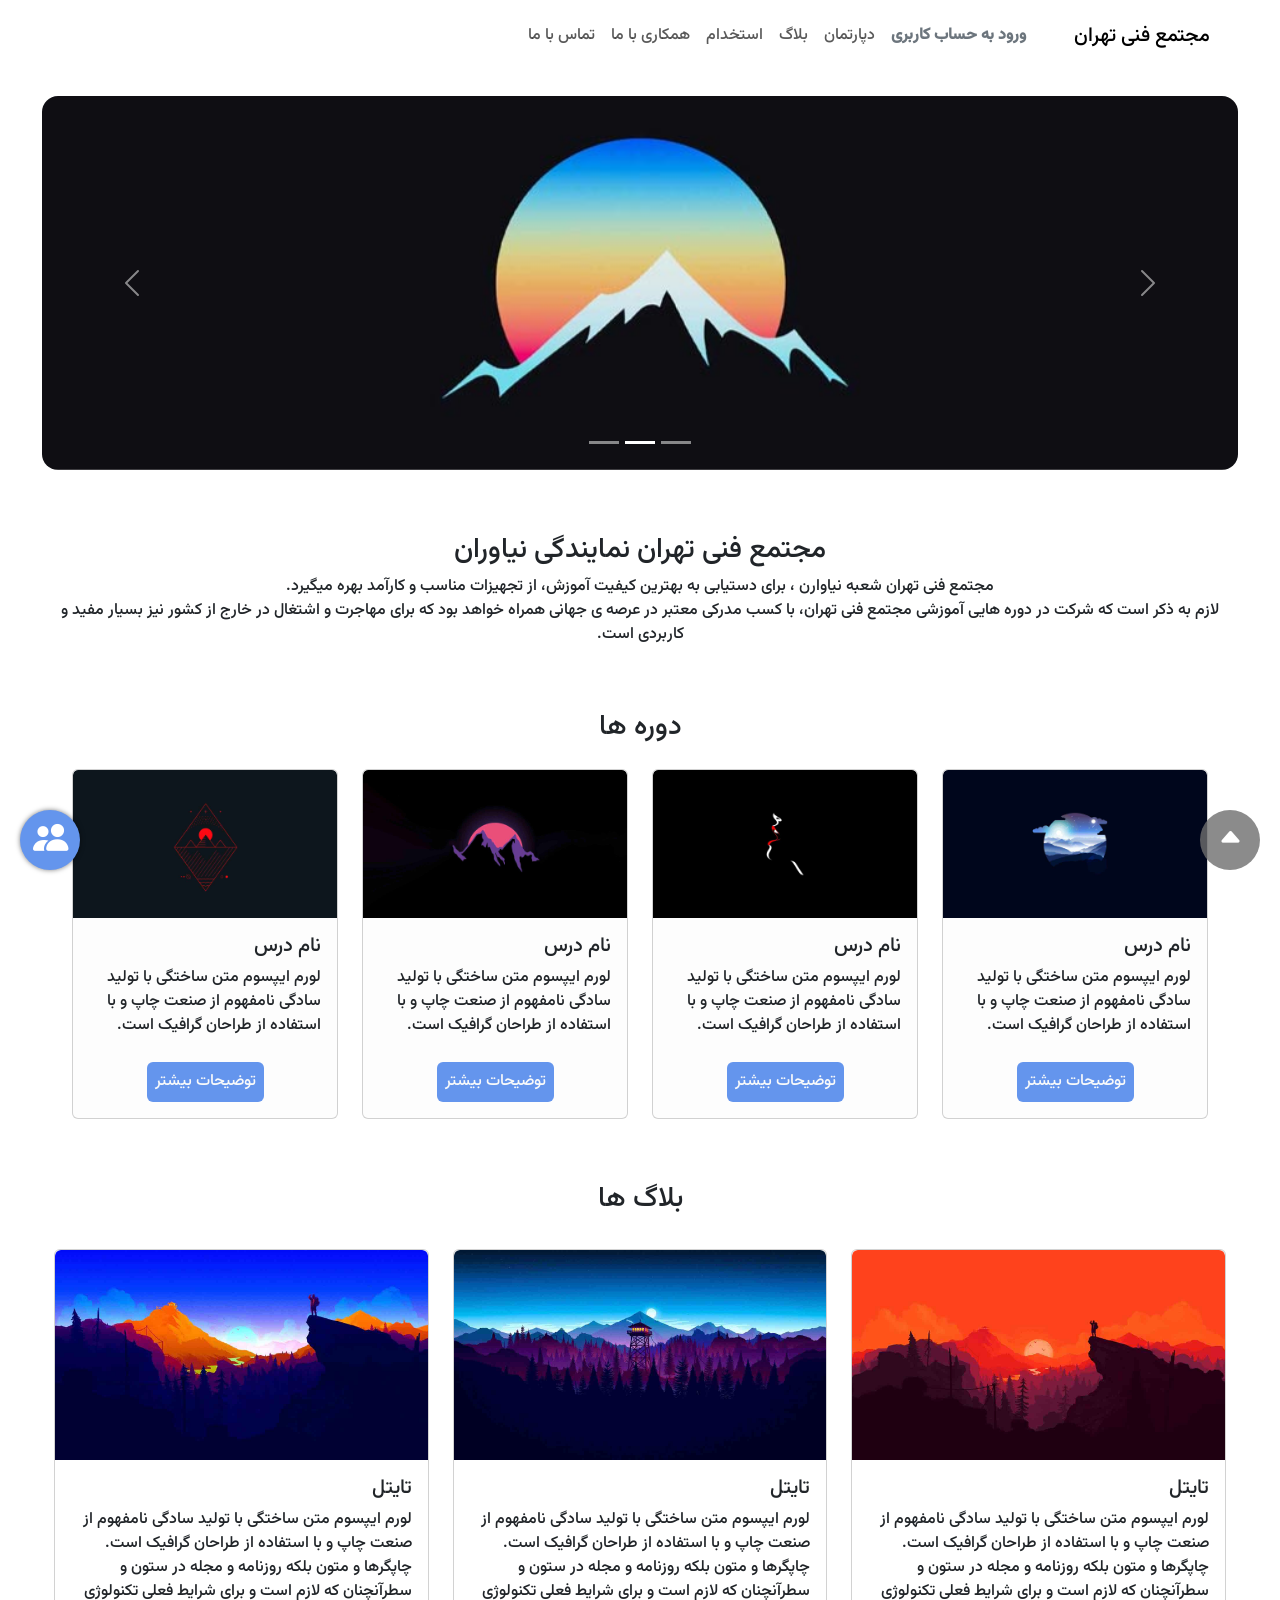
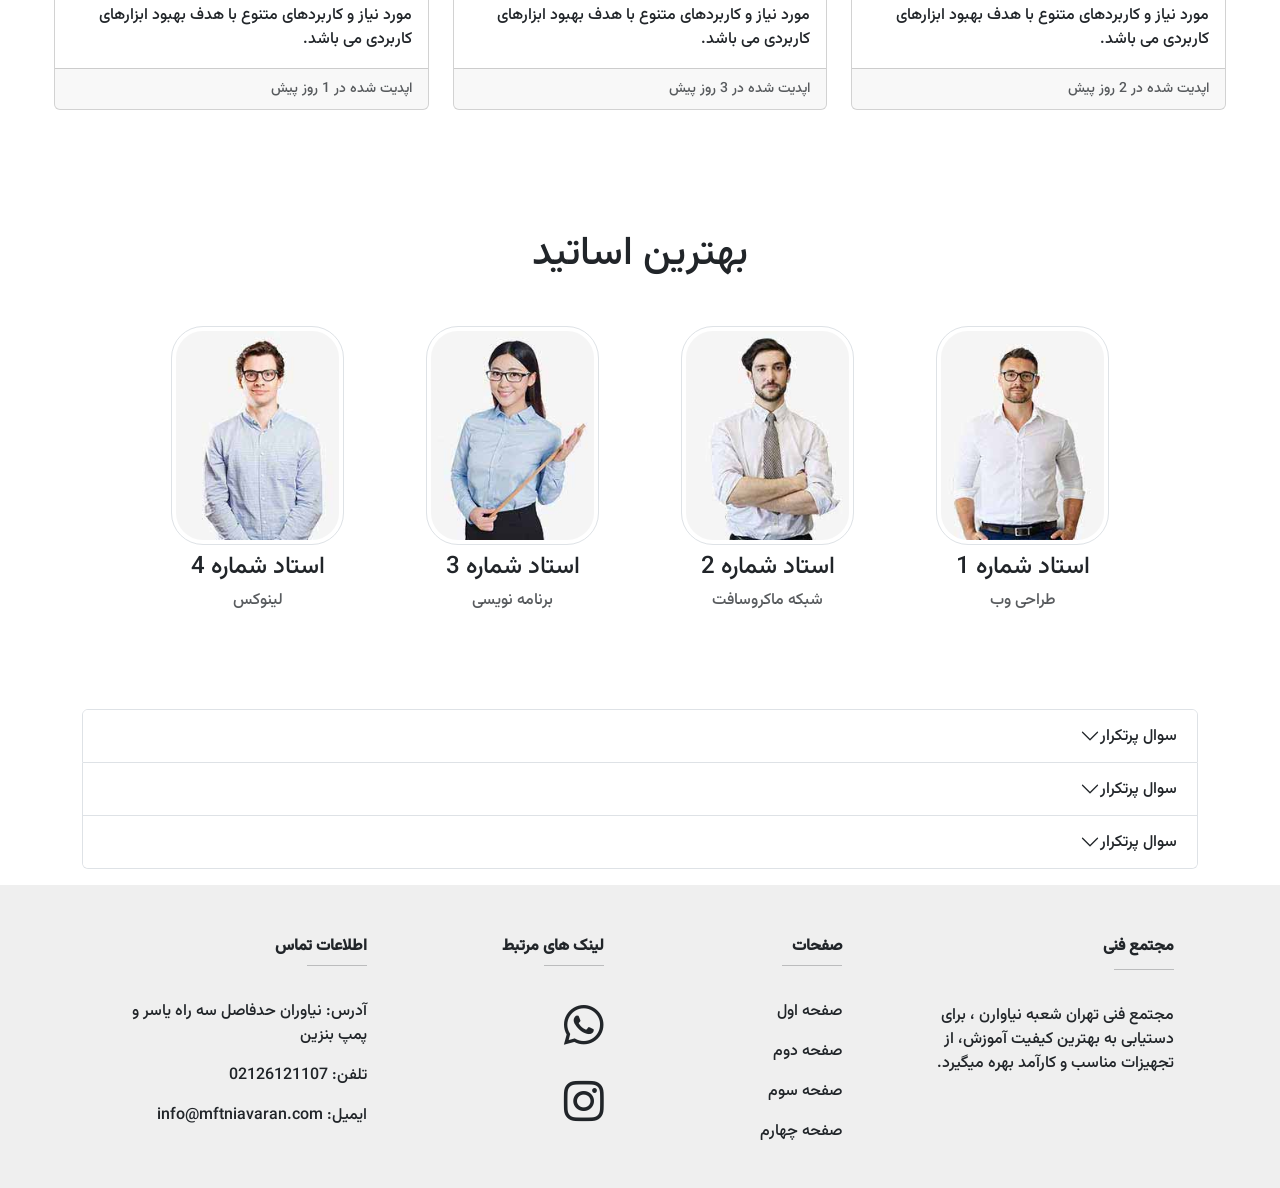
<file: index.html>
<!DOCTYPE html>
<html>

<head>
  <meta charset="UTF-8">
  <meta http-equiv="X-UA-Compatible" content="IE=edge">
  <meta name="viewport" content="width=device-width, initial-scale=1.0">
  <meta name="author" content="AmirAnsarpour">
  <link rel="icon" href="images/cropped-logo-dark.png">
  <title>Mft Niavaran</title>
  <link href="https://cdn.jsdelivr.net/npm/bootstrap@5.2.1/dist/css/bootstrap.min.css" rel="stylesheet"
    integrity="sha384-iYQeCzEYFbKjA/T2uDLTpkwGzCiq6soy8tYaI1GyVh/UjpbCx/TYkiZhlZB6+fzT" crossorigin="anonymous">
  <script src="https://cdn.jsdelivr.net/npm/bootstrap@5.2.1/dist/js/bootstrap.bundle.min.js"
    integrity="sha384-u1OknCvxWvY5kfmNBILK2hRnQC3Pr17a+RTT6rIHI7NnikvbZlHgTPOOmMi466C8"
    crossorigin="anonymous"></script>
  <link rel="stylesheet" href="css/index.css">
  <link rel="stylesheet" href="https://cdn.jsdelivr.net/npm/bootstrap-icons@1.9.1/font/bootstrap-icons.css">
</head>

<body class="font">
  <!---------------------- Login ---------------------->
  <div>
    <div class="offcanvas offcanvas-end" tabindex="-1" id="offcanvasRight" aria-labelledby="offcanvasRightLabel">
      <div class="offcanvas-header">
        <h5 class="offcanvas-title" id="offcanvasRightLabel">خوش آمدید!</h5>
        <button type="button" class="btn-close" data-bs-dismiss="offcanvas" aria-label="Close"></button>
      </div>
      <div class="offcanvas-body">
        <div>
          به خانواده ی کامل ترین مرجع آموزشی کشور ملحق شوید و از خدمات نامحدود و با کیفیت برخوردار شوید.
        </div>
        <form class="dropdown mt-3" action="#" method="post">
          <div class="mb-3">
            <label for="exampleInputEmail1" class="form-label">ایمیل</label>
            <input type="email" class="form-control" id="exampleInputEmail1" aria-describedby="emailHelp"
              placeholder="ایمیل">
          </div>
          <div class="mb-3">
            <label for="exampleInputPassword1" class="form-label">رمز عبور</label>
            <input type="password" class="form-control" id="exampleInputPassword1" placeholder="رمز عبور" minlength="7">
          </div>
          <button type="submit" href="#"
            class="text-light bg-primary px-4 py-2 my-2 mx-1 rounded-4 border border-secondary border-2">ورود</button>
          <p>رمز ورود ندارید؟ <a type="button" class="custom-link custom-link-hover" data-bs-toggle="modal"
              data-bs-target="#exampleModal1">رمز عبور جدید</a></p>
          <p>حساب کاربری ندارید؟ <a type="button" class="custom-link custom-link-hover" data-bs-toggle="modal"
              data-bs-target="#exampleModal2">ساخت حساب کاربری</a></p>
        </form>
      </div>
    </div>
    <!-- ResetPass -->
    <div class="modal fade" id="exampleModal1" tabindex="-1" aria-labelledby="exampleModalLabel" aria-hidden="true">
      <div class="modal-dialog">
        <div class="modal-content">
          <div class="modal-header">
            <h1 class="modal-title fs-5" id="exampleModalLabel">رمز عبور جدید</h1>
          </div>
          <div class="modal-body">
            <label for="exampleInputEmail2" class="form-label">ایمیل</label>
            <input type="email" class="form-control" id="exampleInputEmail2" aria-describedby="emailHelp"
              placeholder="ایمیل جهت رمز جدید" checked>
            <div id="emailHelp" class="form-text">رمز عبور جدید برای ایمیلتان ارسال میشود.</div>
          </div>
          <div class="modal-footer">
            <button type="button" class="btn btn-secondary" data-bs-dismiss="modal">بستن</button>
            <button type="button" class="btn btn-primary">ارسال</button>
          </div>
        </div>
      </div>
    </div>
    <!-- NewUser -->
    <div class="modal fade" id="exampleModal2" tabindex="-1" aria-labelledby="exampleModalLabel" aria-hidden="true">
      <div class="modal-dialog">
        <div class="modal-content">
          <div class="modal-header">
            <h1 class="modal-title fs-5" id="exampleModalLabel">ثبت نام در سامانه</h1>
          </div>
          <div class="modal-body">
            <form action="#">
              <label for="NameNewUser" class="form-lable">نام و نام خانوادگی</label>
              <input type="text" class="form-control mb-2" id="NameNewUser" checked>
              <label for="exampleInputEmail3" class="form-label">ایمیل</label>
              <input type="email" class="form-control mb-2" id="exampleInputEmail3" aria-describedby="emailHelp"
                checked>
              <label for="MelliCode" class="form-lable">کد ملی</label>
              <input type="text" class="form-control mb-2" id="MelliCode" checked>
              <label for="exampleInputPassword2" class="form-label">رمز عبور</label>
              <input type="password" class="form-control mb-2" id="exampleInputPassword2" minlength="7" checked>
              <input class="form-check-input" type="checkbox" id="disabledFieldsetCheck" disabled>
              <label class="form-check-label" type="button" for="disabledFieldsetCheck" data-bs-toggle="modal"
                data-bs-target="#staticBackdrop" title="بزن روش">
                اطلاعات منو به بقیه نشون نده.
              </label>
            </form>
          </div>
          <div class="modal-footer">
            <button type="button" class="btn btn-secondary" data-bs-dismiss="modal">بستن</button>
            <button type="button" class="btn btn-primary">ثبت نام</button>
          </div>
        </div>
      </div>
    </div>
    <!-- Modal -->
    <div class="modal fade" id="staticBackdrop" data-bs-backdrop="static" data-bs-keyboard="false" tabindex="-1"
      aria-labelledby="staticBackdropLabel" aria-hidden="true">
      <div class="modal-dialog">
        <div class="modal-content">
          <div class="modal-header">
            <h1 class="modal-title fs-5" id="staticBackdropLabel">مهم</h1>
          </div>
          <div class="modal-body">
            شما اصلا مالکیتی روی اطلاعات خودتون ندارین و ما هرکاری دوس داریم با اطلاعاتتون انجام میدیم ممنونم از
            همراهیتون
          </div>
          <div class="modal-footer">
            <button type="button" class="btn btn-secondary" data-bs-dismiss="modal">مشکلی ندارم</button>
            <button type="button" class="btn btn-primary" disabled>مشکل دارم</button>
          </div>
        </div>
      </div>
    </div>
    <!---------------------- Navbar ---------------------->
    <div class="container-fluid">
      <div class="row">
        <div class="col">
          <nav class="navbar navbar-expand-md mt-2 mb-3 custom-margin">
            <div class="container-fluid">
              <a class="navbar-brand custom-link-hover" href="#">مجتمع فنی تهران</a>
              <button class="navbar-toggler" type="button" data-bs-toggle="collapse"
                data-bs-target="#navbarSupportedContent" aria-controls="navbarSupportedContent" aria-expanded="false"
                aria-label="Toggle navigation">
                <span class="navbar-toggler-icon"></span>
              </button>
              <div class="collapse navbar-collapse" id="navbarSupportedContent">
                <ul class="navbar-nav ms-auto mb-2 mb-md-0">
                  <li class="nav-item">
                    <a class="nav-link link-hover-navbar text-secondary custom-link-hover" type="button"
                      data-bs-toggle="offcanvas" data-bs-target="#offcanvasRight"
                      aria-controls="offcanvasRight"><strong>ورود به حساب کاربری</strong></a>
                  </li>
                  <li class="nav-item">
                    <a class="nav-link link-hover-navbar custom-link-hover" href="#">دپارتمان</a>
                  </li>
                  <li class="nav-item">
                    <a class="nav-link link-hover-navbar custom-link-hover" href="#">بلاگ</a>
                  </li>
                  <li class="nav-item">
                    <a class="nav-link link-hover-navbar custom-link-hover" href="#">استخدام</a>
                  </li>
                  <li class="nav-item">
                    <a class="nav-link link-hover-navbar custom-link-hover" href="#">همکاری با ما</a>
                  </li>
                  <li class="nav-item">
                    <a class="nav-link link-hover-navbar custom-link-hover" href="#">تماس با ما</a>
                  </li>
                </ul>
              </div>
            </div>
          </nav>
        </div>
      </div>
    </div>
    <!---------------------- Carousel ---------------------->
    <div class="container-fluid">
      <div class="row">
        <div class="col custom-carousel">
          <div id="carouselExampleCaptions" class="carousel slide custom-margin" data-bs-ride="carousel">
            <div class="carousel-indicators">
              <button type="button" data-bs-target="#carouselExampleCaptions" data-bs-slide-to="2" aria-current="true"
                aria-label="Slide 1"></button>
              <button type="button" data-bs-target="#carouselExampleCaptions" data-bs-slide-to="1" class="active"
                aria-label="Slide 2"></button>
              <button type="button" data-bs-target="#carouselExampleCaptions" data-bs-slide-to="0"
                aria-label="Slide 3"></button>
            </div>
            <div class="carousel-inner rounded-4 my-3 custom-carousel-hover">
              <div class="carousel-item" data-bs-interval="3000">
                <a href="#"><img src="images/Carousel-1.jpg" alt="Carousel" title="Carousel" class="d-block w-100"></a>
              </div>
              <div class="carousel-item active" data-bs-interval="3000">
                <a href="#"><img src="images/Carousel-3.jpg" alt="Carouse2" title="Carouse2" class="d-block w-100"></a>
              </div>
              <div class="carousel-item" data-bs-interval="3000">
                <a href="#"><img src="images/Carousel-2.jpg" alt="Carouse3" title="Carouse3" class="d-block w-100"></a>
              </div>
            </div>
            <button class="carousel-control-prev" type="button" data-bs-target="#carouselExampleCaptions"
              data-bs-slide="prev">
              <span class="carousel-control-prev-icon" aria-hidden="true"></span>
              <span class="visually-hidden">Previous</span>
            </button>
            <button class="carousel-control-next" type="button" data-bs-target="#carouselExampleCaptions"
              data-bs-slide="next">
              <span class="carousel-control-next-icon" aria-hidden="true"></span>
              <span class="visually-hidden">Next</span>
            </button>
          </div>
        </div>
      </div>
    </div>
    <!---------------------- About ---------------------->
    <div class="container-fluid">
      <div class="row">
        <div class="col">
          <div class="custom-margin text-center mt-5">
            <h3 class="mb-2">مجتمع فنی تهران نمایندگی نیاوران</h3>
            <p>مجتمع فنی تهران شعبه نیاوارن ، برای دستیابی به بهترین کیفیت آموزش، از تجهیزات مناسب و کارآمد بهره
              میگیرد.<br>لازم به ذکر است که شرکت در دوره هایی آموزشی مجتمع فنی تهران، با کسب مدرکی معتبر در عرصه ی جهانی
              همراه خواهد بود که برای مهاجرت و اشتغال در خارج از کشور نیز بسیار مفید و کاربردی است.</p>
          </div>
        </div>
      </div>
    </div>
    <!---------------------- Card ---------------------->
    <div class="container-fluid">
      <div class="row mx-xl-5">
        <div class="col-12 text-center mt-5">
          <h3>
            دوره ها
          </h3>
        </div>
        <div class="col-xl-3 col-md-6 my-xl-3 my-2">
          <div class="card custom-card custom-cursor">
            <img src="images/Gallery1.jpg" alt="Gallery1" title="Gallery1" class="card-img-top custom-card-image-hover">
            <div class="card-body">
              <h5 class="card-title">نام درس</h5>
              <p class="card-text">لورم ایپسوم متن ساختگی با تولید سادگی نامفهوم از صنعت چاپ و با استفاده از طراحان
                گرافیک است.</p>
              <a href="#" class="d-block mt-4 text-light p-2 mx-auto text-center rounded-2 custom-card-link">توضیحات
                بیشتر</a>
            </div>
          </div>
        </div>
        <div class="col-xl-3 col-md-6 my-xl-3 my-2">
          <div class="card custom-card custom-cursor">
            <img src="images/Gallery2.jpg" alt="Gallery2" title="Gallery2" class="card-img-top custom-card-image-hover">
            <div class="card-body">
              <h5 class="card-title">نام درس</h5>
              <p class="card-text">لورم ایپسوم متن ساختگی با تولید سادگی نامفهوم از صنعت چاپ و با استفاده از طراحان
                گرافیک است.</p>
              <a href="#" class="d-block mt-4 text-light p-2 mx-auto text-center rounded-2 custom-card-link">توضیحات
                بیشتر</a>
            </div>
          </div>
        </div>
        <div class="col-xl-3 col-md-6 my-xl-3 my-2">
          <div class="card custom-card custom-cursor">
            <img src="images/Gallery3.jpg" alt="Gallery3" title="Gallery3" class="card-img-top custom-card-image-hover">
            <div class="card-body">
              <h5 class="card-title">نام درس</h5>
              <p class="card-text">لورم ایپسوم متن ساختگی با تولید سادگی نامفهوم از صنعت چاپ و با استفاده از طراحان
                گرافیک است.</p>
              <a href="#" class="d-block mt-4 text-light p-2 mx-auto text-center rounded-2 custom-card-link">توضیحات
                بیشتر</a>
            </div>
          </div>
        </div>
        <div class="col-xl-3 col-md-6 my-xl-3 my-2">
          <div class="card custom-card custom-cursor">
            <img src="images/Gallery4.jpg" alt="Gallery4" title="Gallery4" class="card-img-top custom-card-image-hover">
            <div class="card-body">
              <h5 class="card-title">نام درس</h5>
              <p class="card-text">لورم ایپسوم متن ساختگی با تولید سادگی نامفهوم از صنعت چاپ و با استفاده از طراحان
                گرافیک است.</p>
              <a href="#" class="d-block mt-4 text-light p-2 mx-auto text-center rounded-2 custom-card-link">توضیحات
                بیشتر</a>
            </div>
          </div>
        </div>
      </div>
    </div>
    <!---------------------- Blog ---------------------->
    <div class="container-fluid">
      <div class="row">
        <div class="col text-center mt-5">
          <h3>بلاگ ها</h3>
        </div>
      </div>
    </div>
    <div class="container-fluid">
      <div class="row row-cols-1 row-cols-md-3 g-4 custom-margin mb-4">
        <div class="col">
          <div class="card h-100 custom-cursor blog-custom">
            <img src="images/blog1.jpg" alt="blog1" title="blog1" class="card-img-top rounded-top">
            <div class="card-body">
              <h5 class="card-title">تایتل</h5>
              <p class="card-text">لورم ایپسوم متن ساختگی با تولید سادگی نامفهوم از صنعت چاپ و با استفاده از طراحان
                گرافیک است. چاپگرها و متون بلکه روزنامه و مجله در ستون و سطرآنچنان که لازم است و برای شرایط فعلی
                تکنولوژی مورد نیاز و کاربردهای متنوع با هدف بهبود ابزارهای کاربردی می باشد.</p>
            </div>
            <div class="card-footer">
              <small class="text-muted">اپدیت شده در 2 روز پیش</small>
            </div>
          </div>
        </div>
        <div class="col">
          <div class="card h-100 custom-cursor blog-custom">
            <img src="images/blog2.jpg" alt="blog2" title="blog2" class="card-img-top rounded-top">
            <div class="card-body">
              <h5 class="card-title">تایتل</h5>
              <p class="card-text">لورم ایپسوم متن ساختگی با تولید سادگی نامفهوم از صنعت چاپ و با استفاده از طراحان
                گرافیک است. چاپگرها و متون بلکه روزنامه و مجله در ستون و سطرآنچنان که لازم است و برای شرایط فعلی
                تکنولوژی مورد نیاز و کاربردهای متنوع با هدف بهبود ابزارهای کاربردی می باشد.</p>
            </div>
            <div class="card-footer">
              <small class="text-muted">اپدیت شده در 3 روز پیش</small>
            </div>
          </div>
        </div>
        <div class="col">
          <div class="card h-100 custom-cursor blog-custom">
            <img src="images/blog3.jpg" alt="blog3" title="blog3" class="card-img-top rounded-top">
            <div class="card-body">
              <h5 class="card-title">تایتل</h5>
              <p class="card-text">لورم ایپسوم متن ساختگی با تولید سادگی نامفهوم از صنعت چاپ و با استفاده از طراحان
                گرافیک است. چاپگرها و متون بلکه روزنامه و مجله در ستون و سطرآنچنان که لازم است و برای شرایط فعلی
                تکنولوژی مورد نیاز و کاربردهای متنوع با هدف بهبود ابزارهای کاربردی می باشد.</p>
            </div>
            <div class="card-footer">
              <small class="text-muted">اپدیت شده در 1 روز پیش</small>
            </div>
          </div>
        </div>
      </div>
    </div>
    <!---------------------- Teacher ---------------------->
    <section class="team text-center py-5">
      <div class="container">
        <div class="header my-5">
          <h1>بهترین اساتید</h1>
        </div>
        <div class="row mx-5">
          <div class="col-md-6 col-lg-3">
            <div class="img-block mb-5 custom-teacher">
              <img src="images/teacher-1.jpg" alt="teacher1" title="teacher1"
                class="img-fluid w-75 img-thumbnail rounded-5 custom-cursor">
              <div class="content mt-2">
                <h4>استاد شماره 1</h4>
                <p class="text-muted">طراحی وب</p>
              </div>
            </div>
          </div>
          <div class="col-md-6 col-lg-3 ">
            <div class="img-block mb-5 custom-teacher">
              <img src="images/teacher-2.jpg" alt="teacher2" title="teacher2"
                class="img-fluid w-75 img-thumbnail rounded-5 custom-cursor">
              <div class="content mt-2">
                <h4>استاد شماره 2</h4>
                <p class="text-muted">شبکه ماکروسافت</p>
              </div>
            </div>
          </div>
          <div class="col-md-6 col-lg-3">
            <div class="img-block mb-5 custom-teacher">
              <img src="images/teacher-3.jpg" alt="teacher3" title="teacher3"
                class="img-fluid w-75 img-thumbnail rounded-5 custom-cursor">
              <div class="content mt-2">
                <h4>استاد شماره 3</h4>
                <p class="text-muted">برنامه نویسی</p>
              </div>
            </div>
          </div>
          <div class="col-md-6 col-lg-3">
            <div class="img-block mb-5 custom-teacher">
              <img src="images/teacher-4.jpg" alt="teacher4" title="teacher4"
                class="img-fluid w-75 img-thumbnail rounded-5 custom-cursor">
              <div class="content mt-2">
                <h4>استاد شماره 4</h4>
                <p class="text-muted">لینوکس</p>
              </div>
            </div>
          </div>
        </div>
      </div>
    </section>
    <!---------------------- FAQ ---------------------->
    <div class="container">
      <div class="row">
        <div class="col mb-3">
          <div class="accordion" id="accordionPanelsStayOpenExample">
            <div class="accordion-item">
              <h2 class="accordion-header" id="panelsStayOpen-headingOne">
                <button class="accordion-button collapsed" type="button" data-bs-toggle="collapse"
                  data-bs-target="#panelsStayOpen-collapseOne" aria-expanded="false"
                  aria-controls="panelsStayOpen-collapseOne">
                  سوال پرتکرار
                </button>
              </h2>
              <div id="panelsStayOpen-collapseOne" class="accordion-collapse collapse"
                aria-labelledby="panelsStayOpen-headingOne">
                <div class="accordion-body">
                  لورم ایپسوم متن ساختگی با تولید سادگی نامفهوم از صنعت چاپ و با استفاده از طراحان گرافیک است. چاپگرها و
                  متون بلکه روزنامه و مجله در ستون و سطرآنچنان که لازم است و برای شرایط فعلی تکنولوژی مورد نیاز و
                  کاربردهای متنوع با هدف بهبود ابزارهای کاربردی می باشد. کتابهای زیادی در شصت و سه درصد گذشته، حال و
                  آینده شناخت فراوان جامعه و متخصصان را می طلبد تا با نرم افزارها شناخت بیشتری را برای طراحان رایانه ای
                  علی الخصوص طراحان خلاقی و فرهنگ پیشرو در زبان فارسی ایجاد کرد..
                </div>
              </div>
            </div>
            <div class="accordion-item">
              <h2 class="accordion-header" id="panelsStayOpen-headingTwo">
                <button class="accordion-button collapsed" type="button" data-bs-toggle="collapse"
                  data-bs-target="#panelsStayOpen-collapseTwo" aria-expanded="false"
                  aria-controls="panelsStayOpen-collapseTwo">
                  سوال پرتکرار
                </button>
              </h2>
              <div id="panelsStayOpen-collapseTwo" class="accordion-collapse collapse"
                aria-labelledby="panelsStayOpen-headingTwo">
                <div class="accordion-body">
                  لورم ایپسوم متن ساختگی با تولید سادگی نامفهوم از صنعت چاپ و با استفاده از طراحان گرافیک است. چاپگرها و
                  متون بلکه روزنامه و مجله در ستون و سطرآنچنان که لازم است و برای شرایط فعلی تکنولوژی مورد نیاز و
                  کاربردهای متنوع با هدف بهبود ابزارهای کاربردی می باشد. کتابهای زیادی در شصت و سه درصد گذشته، حال و
                  آینده شناخت فراوان جامعه و متخصصان را می طلبد تا با نرم افزارها شناخت بیشتری را برای طراحان رایانه ای
                  علی الخصوص طراحان خلاقی و فرهنگ پیشرو در زبان فارسی ایجاد کرد..
                </div>
              </div>
            </div>
            <div class="accordion-item">
              <h2 class="accordion-header" id="panelsStayOpen-headingThree">
                <button class="accordion-button collapsed" type="button" data-bs-toggle="collapse"
                  data-bs-target="#panelsStayOpen-collapseThree" aria-expanded="false"
                  aria-controls="panelsStayOpen-collapseThree">
                  سوال پرتکرار
                </button>
              </h2>
              <div id="panelsStayOpen-collapseThree" class="accordion-collapse collapse"
                aria-labelledby="panelsStayOpen-headingThree">
                <div class="accordion-body">
                  لورم ایپسوم متن ساختگی با تولید سادگی نامفهوم از صنعت چاپ و با استفاده از طراحان گرافیک است. چاپگرها و
                  متون بلکه روزنامه و مجله در ستون و سطرآنچنان که لازم است و برای شرایط فعلی تکنولوژی مورد نیاز و
                  کاربردهای متنوع با هدف بهبود ابزارهای کاربردی می باشد. کتابهای زیادی در شصت و سه درصد گذشته، حال و
                  آینده شناخت فراوان جامعه و متخصصان را می طلبد تا با نرم افزارها شناخت بیشتری را برای طراحان رایانه ای
                  علی الخصوص طراحان خلاقی و فرهنگ پیشرو در زبان فارسی ایجاد کرد..
                </div>
              </div>
            </div>
          </div>
        </div>
      </div>
    </div>
    <!---------------------- Footer ---------------------->
    <div class="container-fluid custom-bg-color1 p-1">
      <footer class="text-center text-lg-start text-dark">
        <section>
          <div class="container text-center text-md-end mt-5">
            <div class="row">
              <div class="col-md-3 col-lg-4 col-xl-3 mx-auto">
                <h6 class="text-uppercase fw-bold">مجتمع فنی</h6>
                <hr class="mt-1 mb-4 d-inline-block mx-auto">
                <p>مجتمع فنی تهران شعبه نیاوارن ، برای دستیابی به بهترین کیفیت آموزش، از تجهیزات مناسب و کارآمد بهره
                  میگیرد.</p>
              </div>

              <div class="col-md-2 col-lg-2 col-xl-2 mx-auto mb-4">
                <h6 class="text-uppercase fw-bold">صفحات</h6>
                <hr class="mb-4 mt-0 d-inline-block mx-auto">
                <p>
                  <a href="#" class="text-dark custom-link-hover">صفحه اول</a>
                </p>
                <p>
                  <a href="#" class="text-dark custom-link-hover">صفحه دوم</a>
                </p>
                <p>
                  <a href="#" class="text-dark custom-link-hover">صفحه سوم</a>
                </p>
                <p>
                  <a href="#" class="text-dark custom-link-hover">صفحه چهارم</a>
                </p>
              </div>

              <div class="col-md-3 col-lg-2 col-xl-2 mx-auto mb-4">
                <h6 class="text-uppercase fw-bold">لینک های مرتبط</h6>
                <hr class="mb-4 mt-0 d-inline-block mx-auto">
                <p>
                  <a href="#" class="text-dark custom-link-hover"><i class="bi bi-whatsapp footer-icon"></i></a>
                </p>
                <p>
                  <a href="#" class="text-dark custom-link-hover"><i class="bi bi-instagram footer-icon"></i></a>
                </p>
              </div>

              <div class="col-md-4 col-lg-3 col-xl-3 mx-auto mb-md-0 mb-4">
                <h6 class="text-uppercase fw-bold">اطلاعات تماس</h6>
                <hr class="mb-4 mt-0 d-inline-block mx-auto">
                <p> آدرس: نیاوران حدفاصل سه راه یاسر و پمپ بنزین</p>
                <p> تلفن: 02126121107</p>
                <p> ایمیل: info@mftniavaran.com</p>
              </div>

            </div>
          </div>
        </section>
      </footer>
    </div>
    <!---------------------- Fix ---------------------->
    <div>
      <a href="https://github.com/AmirAnsarpour" class="whatsapp">
        <i class="bi bi-people-fill"></i>
      </a>
    </div>
    <div class="container-top">
      <a href="#" class="top">
        <i class="bi bi-caret-up-fill"></i>
      </a>
    </div>
</body>

</html>
</file>
<file: css/index.css>
/* ************************* fonts ************************* */
@font-face {
    font-family: 'Medium';
    src: url('../fonts/VazirmatnRD-Medium.woff2') format('woff2'),
        url('../fonts/VazirmatnRD-Medium.woff') format('woff');
    font-weight: 500;
    font-style: normal;
    font-display: swap;
}

/* ************************* default ************************* */
body {
    direction: rtl;
    -webkit-user-select: none;
    -ms-user-select: none;
    user-select: none;
}

.font {
    font-family: 'Medium';
}

::selection {
    color: #ffffff;
    background: #6495ed;
}

.custom-link {
    text-decoration: none;
}

.custom-carousel-hover img {
    transition: all 500ms ease 0s;
}

.custom-carousel-hover img:hover {
    transform: scale(1.01);
}

hr {
    width: 60px;
    height: 2px;
}

a {
    text-decoration: none !important;
    transition: all 400ms ease 0s;
}

.custom-link-hover:hover {
    color: #6495ed !important;
}

.footer-icon {
    font-size: 40px;
}

.Zire-Navbar {
    text-align: right;
}

.custom-card {
    overflow: hidden;
    transition: all 500ms ease 0s;
    background-color: rgb(253, 253, 253);
}

.custom-card:hover {
    transform: scale(1.02);
    background-color: rgb(248, 248, 248);
    border: 1px solid rgb(230, 230, 230);
}

.custom-card:hover img {
    transform: scale(1.05);
    box-shadow: 0px 1px 15px rgba(0, 0, 0, 0.6);
}

.custom-card-link {
    width: fit-content;
    background-color: #6495ed;
}

.custom-card-link:hover {
    background-color: #3a6bc7;
    box-shadow: 0px 2px 10px rgba(0, 0, 0, 0.5);
}

.custom-card-image-hover {
    transition: all 500ms ease 0s;
    filter: grayscale(0%);
    box-shadow: 0px 1px 5px transparent;
}

.custom-cursor {
    cursor: pointer;
}

.blog-custom {
    overflow: hidden;
    transition: all 400ms ease 0s;
}

.blog-custom:hover {
    filter: drop-shadow(0px 0px 13px rgba(0, 0, 0, 0.3));
    transform: scale(1.02);
}

.blog-custom .card-footer {
    transition: all 400ms ease 0s;
}

.blog-custom:hover .card-footer {
    background-color: #fff;
}

.blog-custom img {
    box-shadow: 0px 0px 0px rgba(0, 0, 0, 0);
    transition: all 400ms ease 0s;
}

.blog-custom:hover img {
    transform: scale(1.05);
    box-shadow: 0px 0px 15px rgba(0, 0, 0, 0.5);
}

.whatsapp {
    position: fixed;
    width: 60px;
    height: 60px;
    line-height: 65px;
    bottom: 30px;
    left: 20px;
    background-color: #6495ed;
    color: #FFF;
    border-radius: 50%;
    text-align: center;
    font-size: 35px;
    box-shadow: 0px 0px 5px rgba(0, 0, 0, 0.5);
    z-index: 100;
    transition: all 600px ease 0s;
}

.whatsapp:hover {
    width: 180px;
    border-radius: 20px;
    background-color: #3a6bc7;
    color: white !important;
    box-shadow: 0px 0px 10px rgba(0, 0, 0, 0.7);
}

.top {
    position: fixed;
    width: 60px;
    height: 60px;
    line-height: 60px;
    font-size: 25px;
    right: 20px;
    bottom: 30px;
    text-align: center;
    color: #fff;
    background: #6f6f6f;
    opacity: .8;
    border-radius: 50%;
    transition: all 300ms linear 0s;
}

.top:hover {
    opacity: 1;
    color: white;
    background: rgb(91, 91, 91);
    box-shadow: 0px 0px 10px rgba(0, 0, 0, 0.3);
}

.custom-bg-color1 {
    background-color: rgb(239, 239, 239);
}

.custom-bg-color2 {
    background-color: #acbfe2;
}

.fixedname {
    position: fixed;
    z-index: -10;
    bottom: 0px;
}

.custom-teacher {
    transition: all 600ms ease 0s;
}

.custom-teacher:hover {
    transform: scale(1.08);
}

.custom-teacher img {
    transition: all 600ms ease 0s;
}

.custom-teacher:hover img {

    box-shadow: 0px 0px 20px rgba(0, 0, 0, 0.1);
}

/* ************************* responsive ************************* */
@media all and (max-width:575px) {
    .custom-margin {
        margin: 10px 6px;
    }

    .custom-carousel {
        display: none;
    }
}

@media all and (min-width:768px) and (max-width:991px) {
    .custom-margin {
        margin: 10px 0px;
    }

}

@media all and (min-width:1200px) and (max-width:1399px) {
    .custom-margin {
        margin: 0px 30px;
    }
}

@media all and (min-width:1400px) {
    .custom-margin {
        margin: 0px 120px;
    }

}
</file>
